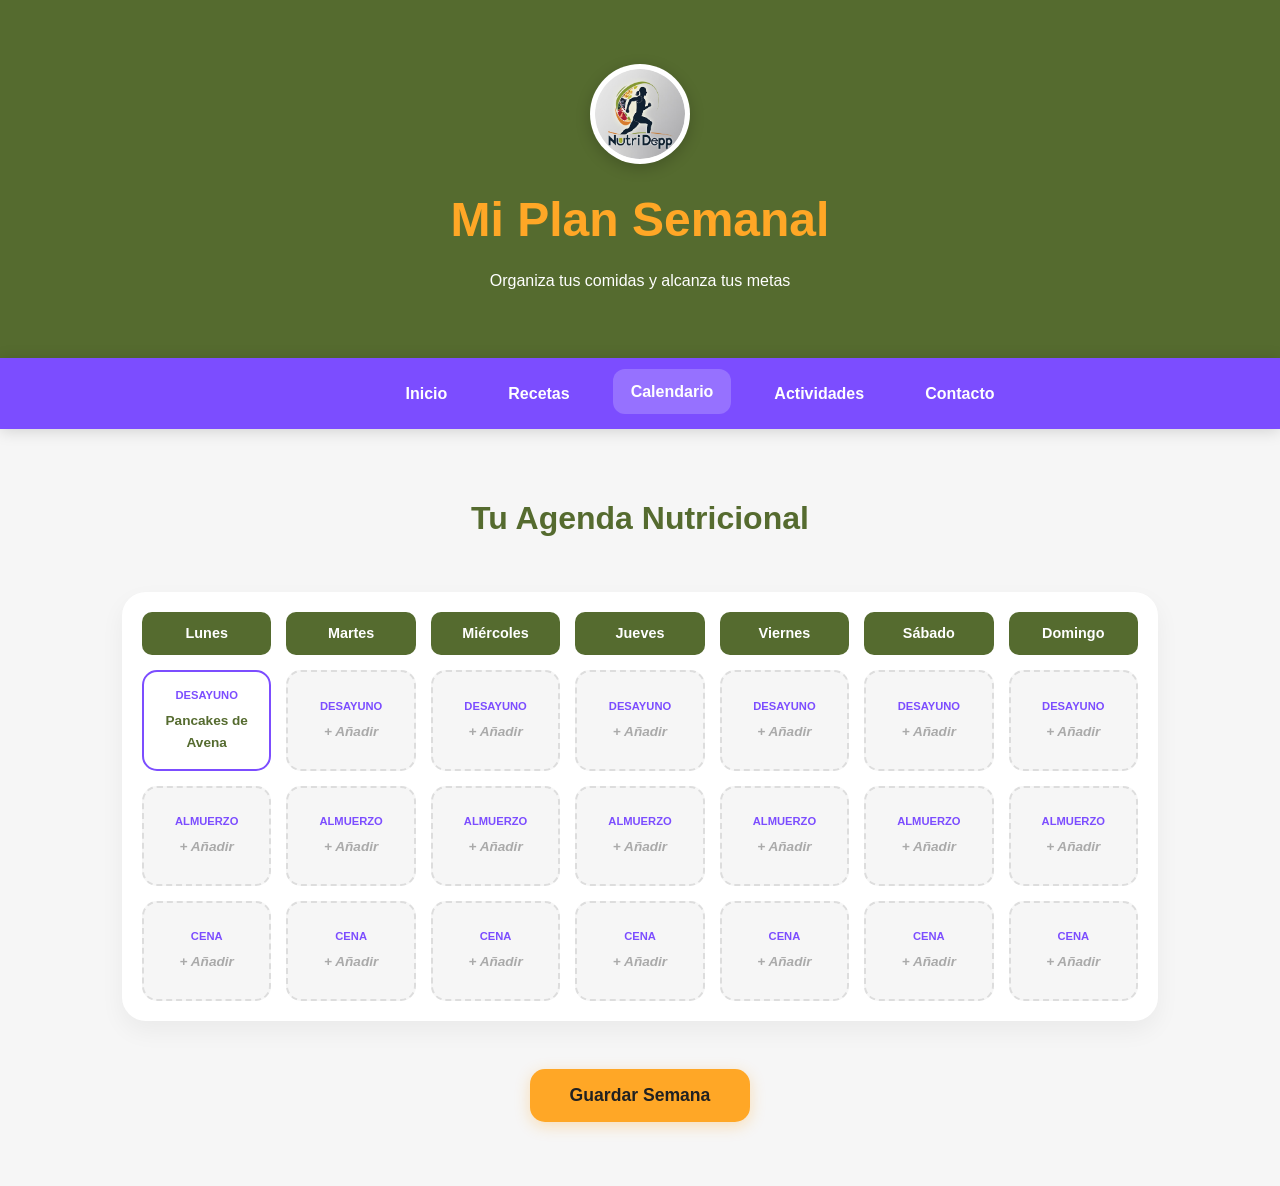
<file: calendario.html>
<!DOCTYPE html>
<html lang="es">

<head>
    <meta charset="UTF-8">
    <meta name="viewport" content="width=device-width, initial-scale=1.0">
    <title>Calendario Semanal - NutriDePP</title>
    <link rel="stylesheet" href="estilos.css">
    <link rel="stylesheet" href="https://cdnjs.cloudflare.com/ajax/libs/font-awesome/6.5.1/css/all.min.css">
</head>

<body>
    <header class="main-header">
        <div class="header-content">
            <img src="Assets/Logo 2 1.png" alt="Logo NutriDePP" class="logo-header">
            <h1>Mi Plan Semanal</h1>
            <p>Organiza tus comidas y alcanza tus metas</p>
        </div>
    </header>

    <nav class="main-nav">
        <div class="nav-links">
            <a href="index.html">Inicio</a>
            <a href="recetas.html">Recetas</a>
            <a href="calendario.html" class="active">Calendario</a>
            <a href="actividades.html">Actividades</a>
            <a href="contacto.html">Contacto</a>
        </div>
    </nav>

    <main class="container animacion-entrada">
        <h2 class="section-title">Tu Agenda Nutricional</h2>

        <div class="calendar-grid">
            <div class="day-header">Lunes</div>
            <div class="day-header">Martes</div>
            <div class="day-header">Miércoles</div>
            <div class="day-header">Jueves</div>
            <div class="day-header">Viernes</div>
            <div class="day-header">Sábado</div>
            <div class="day-header">Domingo</div>

            <div class="meal-slot" data-day="lunes">
                <span class="meal-label">Desayuno</span>
                <div class="meal-content">Pancakes de Avena</div>
            </div>
            <div class="meal-slot"><span class="meal-label">Desayuno</span>
                <div class="meal-content empty">+ Añadir</div>
            </div>
            <div class="meal-slot"><span class="meal-label">Desayuno</span>
                <div class="meal-content empty">+ Añadir</div>
            </div>
            <div class="meal-slot"><span class="meal-label">Desayuno</span>
                <div class="meal-content empty">+ Añadir</div>
            </div>
            <div class="meal-slot"><span class="meal-label">Desayuno</span>
                <div class="meal-content empty">+ Añadir</div>
            </div>
            <div class="meal-slot"><span class="meal-label">Desayuno</span>
                <div class="meal-content empty">+ Añadir</div>
            </div>
            <div class="meal-slot"><span class="meal-label">Desayuno</span>
                <div class="meal-content empty">+ Añadir</div>
            </div>

            <div class="meal-slot"><span class="meal-label">Almuerzo</span>
                <div class="meal-content empty">+ Añadir</div>
            </div>
            <div class="meal-slot"><span class="meal-label">Almuerzo</span>
                <div class="meal-content empty">+ Añadir</div>
            </div>
            <div class="meal-slot"><span class="meal-label">Almuerzo</span>
                <div class="meal-content empty">+ Añadir</div>
            </div>
            <div class="meal-slot"><span class="meal-label">Almuerzo</span>
                <div class="meal-content empty">+ Añadir</div>
            </div>
            <div class="meal-slot"><span class="meal-label">Almuerzo</span>
                <div class="meal-content empty">+ Añadir</div>
            </div>
            <div class="meal-slot"><span class="meal-label">Almuerzo</span>
                <div class="meal-content empty">+ Añadir</div>
            </div>
            <div class="meal-slot"><span class="meal-label">Almuerzo</span>
                <div class="meal-content empty">+ Añadir</div>
            </div>

            <div class="meal-slot"><span class="meal-label">Cena</span>
                <div class="meal-content empty">+ Añadir</div>
            </div>
            <div class="meal-slot"><span class="meal-label">Cena</span>
                <div class="meal-content empty">+ Añadir</div>
            </div>
            <div class="meal-slot"><span class="meal-label">Cena</span>
                <div class="meal-content empty">+ Añadir</div>
            </div>
            <div class="meal-slot"><span class="meal-label">Cena</span>
                <div class="meal-content empty">+ Añadir</div>
            </div>
            <div class="meal-slot"><span class="meal-label">Cena</span>
                <div class="meal-content empty">+ Añadir</div>
            </div>
            <div class="meal-slot"><span class="meal-label">Cena</span>
                <div class="meal-content empty">+ Añadir</div>
            </div>
            <div class="meal-slot"><span class="meal-label">Cena</span>
                <div class="meal-content empty">+ Añadir</div>
            </div>

        </div>

        <div style="margin-top: 3rem; text-align: center;">
            <button class="btn-login" style="max-width: 300px;" onclick="alert('¡Plan guardado!')">Guardar
                Semana</button>
        </div>
    </main>

    <div id="modalRecetas" class="modal-overlay">
        <div class="modal-card">
            <h3>Mis Favoritos <i class="fa-solid fa-heart" style="color: var(--rojo-fav);"></i></h3>
            <p>Selecciona una receta para tu plan</p>
            <div id="listaFavoritosSeleccion" class="modal-list"></div>
            <button onclick="cerrarModal()" class="btn-filtro" style="margin: 0 auto;">Cerrar</button>
        </div>
    </div>

    <script>
        // Tu lógica de JS se mantiene igual
        let slotSeleccionado = null;

        function abrirModal(elemento) {
            slotSeleccionado = elemento.querySelector('.meal-content');
            const modal = document.getElementById('modalRecetas');
            const lista = document.getElementById('listaFavoritosSeleccion');
            lista.innerHTML = "";

            // Opción para limpiar el slot si ya tiene contenido
            if (!slotSeleccionado.classList.contains('empty')) {
                let btnLimpiar = document.createElement('div');
                btnLimpiar.className = "modal-item";
                btnLimpiar.style.color = "var(--rojo)";
                btnLimpiar.innerHTML = `<i class="fa-solid fa-trash-can"></i> <strong>Quitar de la lista</strong>`;
                btnLimpiar.onclick = function () {
                    slotSeleccionado.innerText = "+ Añadir";
                    slotSeleccionado.classList.add('empty');
                    cerrarModal();
                };
                lista.appendChild(btnLimpiar);
                let hr = document.createElement('hr');
                hr.style.margin = "10px 0";
                hr.style.opacity = "0.2";
                lista.appendChild(hr);
            }

            let hayFavs = false;
            for (let i = 0; i < localStorage.length; i++) {
                let clave = localStorage.key(i);

                // Verificamos que sea una clave de favorito
                if (clave.startsWith('fav-')) {
                    hayFavs = true;

                    // OBTENEMOS EL NOMBRE REAL (Ej: "Pancakes de Avena")
                    let nombreReceta = localStorage.getItem(clave);

                    let item = document.createElement('div');
                    item.className = "modal-item";

                    // Mostramos el nombre real directamente
                    item.innerHTML = `<i class="fa-solid fa-utensils"></i> ${nombreReceta}`;

                    item.onclick = function () {
                        slotSeleccionado.innerText = nombreReceta;
                        slotSeleccionado.classList.remove('empty');
                        cerrarModal();
                    };
                    lista.appendChild(item);
                }
            }

            if (!hayFavs) {
                lista.innerHTML = "<p style='padding:20px; color:#666;'>No tienes favoritos aún.</p>";
            }

            modal.style.display = "flex";
        }
        function cerrarModal() {
            document.getElementById('modalRecetas').style.display = "none";
        }

        document.querySelectorAll('.meal-slot').forEach(slot => {
            slot.addEventListener('click', () => abrirModal(slot));
        });
    </script>
</body>

</html>
</file>
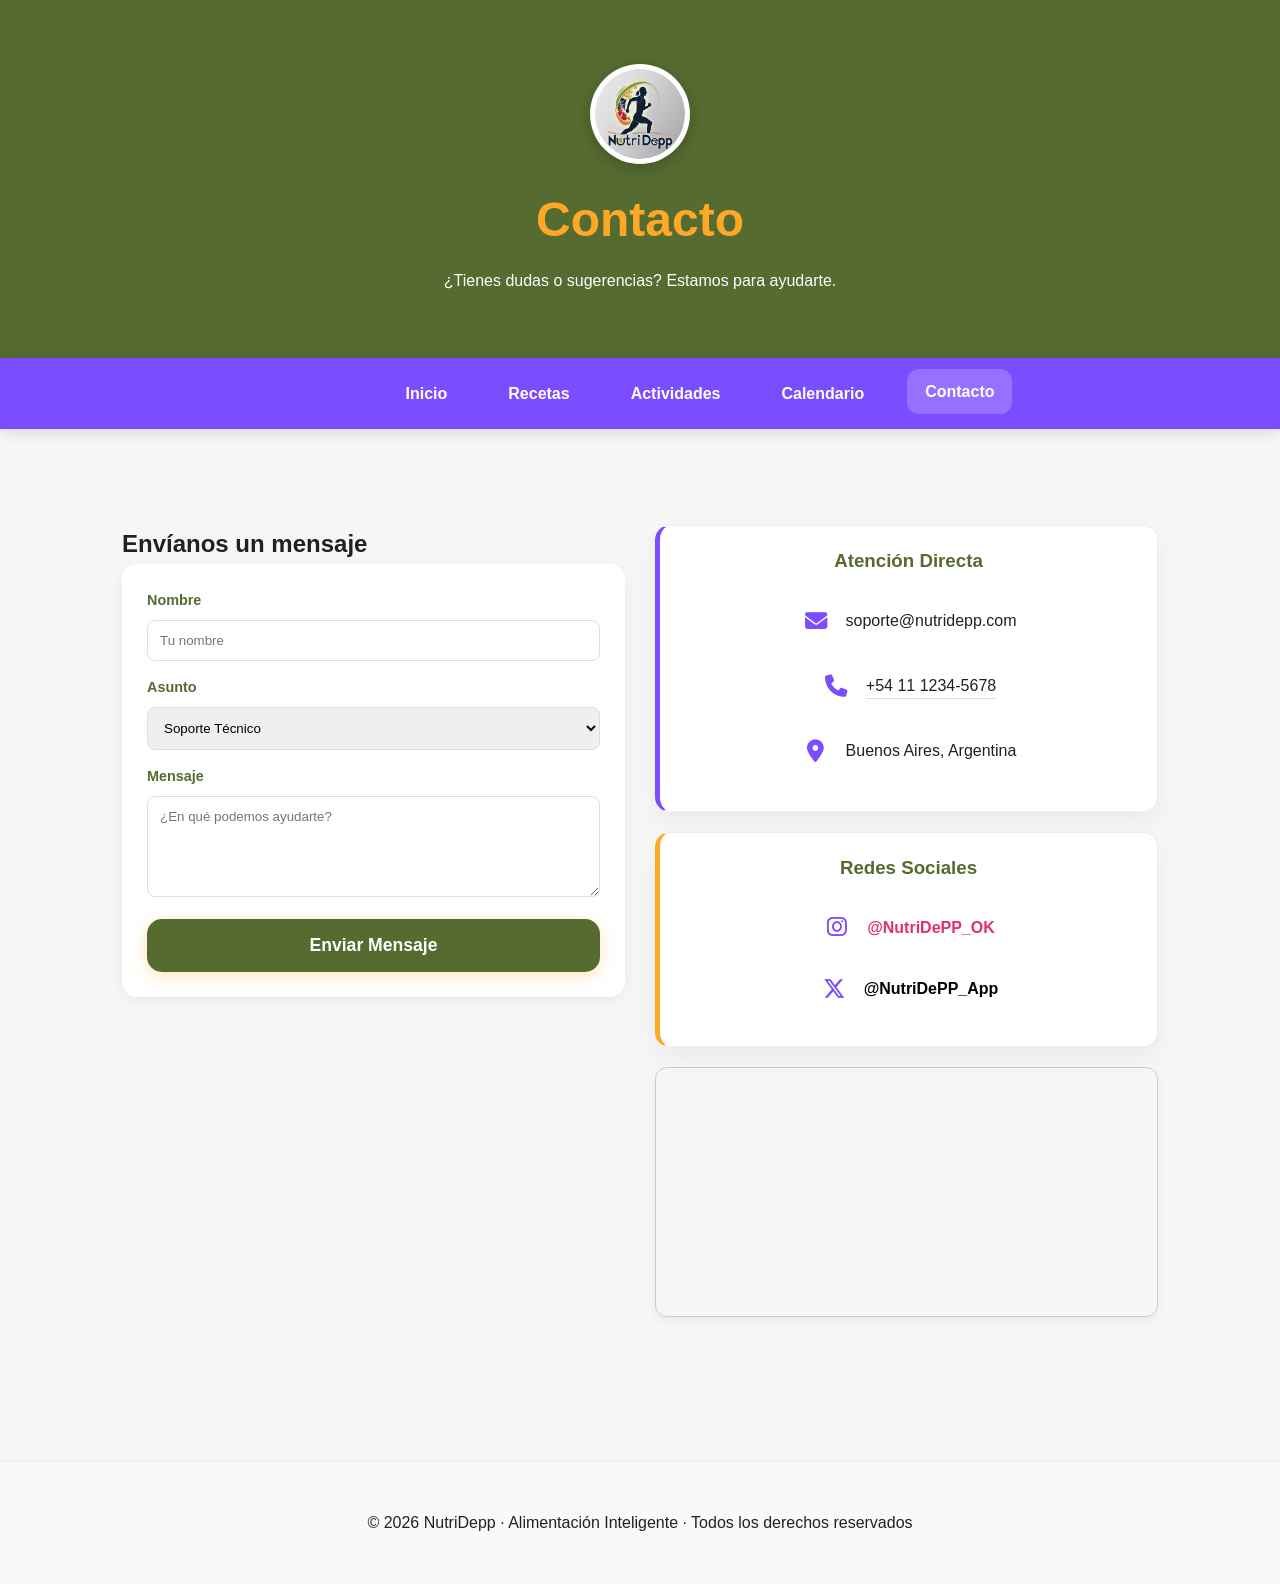
<file: contacto.html>
<!DOCTYPE html>
<html lang="es">

<head>
    <meta charset="UTF-8">
    <meta name="viewport" content="width=device-width, initial-scale=1.0">
    <title>Contacto - NutriDePP</title>
    <link rel="stylesheet" href="estilos.css">
    <link rel="stylesheet" href="https://cdnjs.cloudflare.com/ajax/libs/font-awesome/6.5.1/css/all.min.css">
</head>

<body>
    <header class="main-header">
        <div class="header-content">
            <img src="Assets/Logo 2 1.png" alt="Logo NutriDePP" class="logo-header">
            <h1>Contacto</h1>
            <p>¿Tienes dudas o sugerencias? Estamos para ayudarte.</p>
        </div>
    </header>

    <nav class="main-nav">
        <div class="nav-links">
            <a href="index.html">Inicio</a>
            <a href="recetas.html">Recetas</a>
            <a href="actividades.html">Actividades</a>
            <a href="calendario.html">Calendario</a>
            <a href="contacto.html" class="active">Contacto</a>
        </div>
    </nav>

    <main class="container animacion-entrada">
        <div class="features">
            <section style="flex: 1.5; min-width: 300px;">
                <h2>Envíanos un mensaje</h2>
                <form id="formContacto"
                    style="display: flex; flex-direction: column; gap: 15px; background: white; padding: 25px; border-radius: 15px; box-shadow: 0 4px 15px rgba(0,0,0,0.05);">
                    <div class="input-group">
                        <label for="nombre">Nombre</label>
                        <input type="text" id="nombre" placeholder="Tu nombre" required
                            style="width: 100%; padding: 12px; border: 1px solid #ddd; border-radius: 8px;">
                    </div>

                    <div class="input-group">
                        <label for="asunto">Asunto</label>
                        <select id="asunto"
                            style="width: 100%; padding: 12px; border: 1px solid #ddd; border-radius: 8px;">
                            <option value="soporte">Soporte Técnico</option>
                            <option value="nutricion">Consulta Nutricional</option>
                            <option value="feedback">Sugerencias</option>
                            <option value="otro">Otro</option>
                        </select>
                    </div>

                    <div class="input-group">
                        <label for="mensaje">Mensaje</label>
                        <textarea id="mensaje" rows="5" placeholder="¿En qué podemos ayudarte?" required
                            style="width: 100%; padding: 12px; border: 1px solid #ddd; border-radius: 8px; font-family: inherit;"></textarea>
                    </div>

                    <button type="submit" class="btn-login" style="background: #556B2F; color:#fff">Enviar Mensaje</button>
                </form>
            </section>

            <aside style="flex: 1; min-width: 250px; display: flex; flex-direction: column; gap: 20px;">
                <div class="feature info-directa"
                    style="text-align: center; background: #fff; border-left: 5px solid var(--violeta); padding: 20px; border-radius: 15px;">
                    <h3 style="margin-bottom: 20px; color: var(--verde-oliva);">Atención Directa</h3>

                    <a href="mailto:soporte@nutridepp.com" class="contacto-link">
                        <i class="fa-solid fa-envelope"></i>
                        <span>soporte@nutridepp.com</span>
                    </a>

                    <a href="tel:+541112345678" class="contacto-link">
                        <i class="fa-solid fa-phone"></i>
                        <span style="border-bottom: 1px solid #ddd;">+54 11 1234-5678</span>
                    </a>

                    <div class="contacto-link no-click">
                        <i class="fa-solid fa-location-dot"></i>
                        <span>Buenos Aires, Argentina</span>
                    </div>
                </div>

                <div class="feature"
                    style="text-align:center; background: #fff; border-left: 5px solid var(--naranja); padding: 20px; border-radius: 15px;">
                    <h3 style="margin-bottom: 20px; color: var(--verde-oliva);">Redes Sociales</h3>

                    <a href="https://instagram.com/tu_usuario" target="_blank" class="red-social-item"
                        style="color: #E1306C;">
                        <i class="fa-brands fa-instagram"></i>
                        <span>@NutriDePP_OK</span>
                    </a>

                    <a href="https://x.com/tu_usuario" target="_blank" class="red-social-item" style="color: #000;">
                        <i class="fa-brands fa-x-twitter"></i>
                        <span>@NutriDePP_App</span>
                    </a>
                </div>

                <div class="mapa-container"
                    style="width: 100%; height: 250px; border-radius: 12px; overflow: hidden; border: 1px solid #ccc; box-shadow: 0 4px 10px rgba(0,0,0,0.05);">
                    <iframe
                        src="https://www.google.com/maps/embed?pb=!1m18!1m12!1m3!1d105073.23944368553!2d-58.50333838421445!3d-34.61582376669866!2m3!1f0!2f0!3f0!3m2!1i1024!2i768!4f13.1!3m3!1m2!1s0x95bcca3b4ef90cbd%3A0xa0b381a45b72120!2sBuenos%20Aires%2C%20CABA!5e0!3m2!1ses-419!2sar!4v1710000000000!5m2!1ses-419!2sar"
                        width="100%" height="100%" style="border:0;" allowfullscreen="" loading="lazy"
                        referrerpolicy="no-referrer-when-downgrade">
                    </iframe>
                </div>
        </div>
        </aside>
        </div>
    </main>

    <footer class="main-footer">
        <p>&copy; 2026 NutriDepp · Alimentación Inteligente · Todos los derechos reservados</p>
    </footer>


    <script>
        document.getElementById('formContacto').addEventListener('submit', function (e) {
            e.preventDefault();

            const nombre = document.getElementById('nombre').value;

            // Simulación de envío
            alert(`¡Gracias ${nombre}! Hemos recibido tu mensaje. Te responderemos a la brevedad.`);

            this.reset();
        });
    </script>
</body>

</html>
</file>
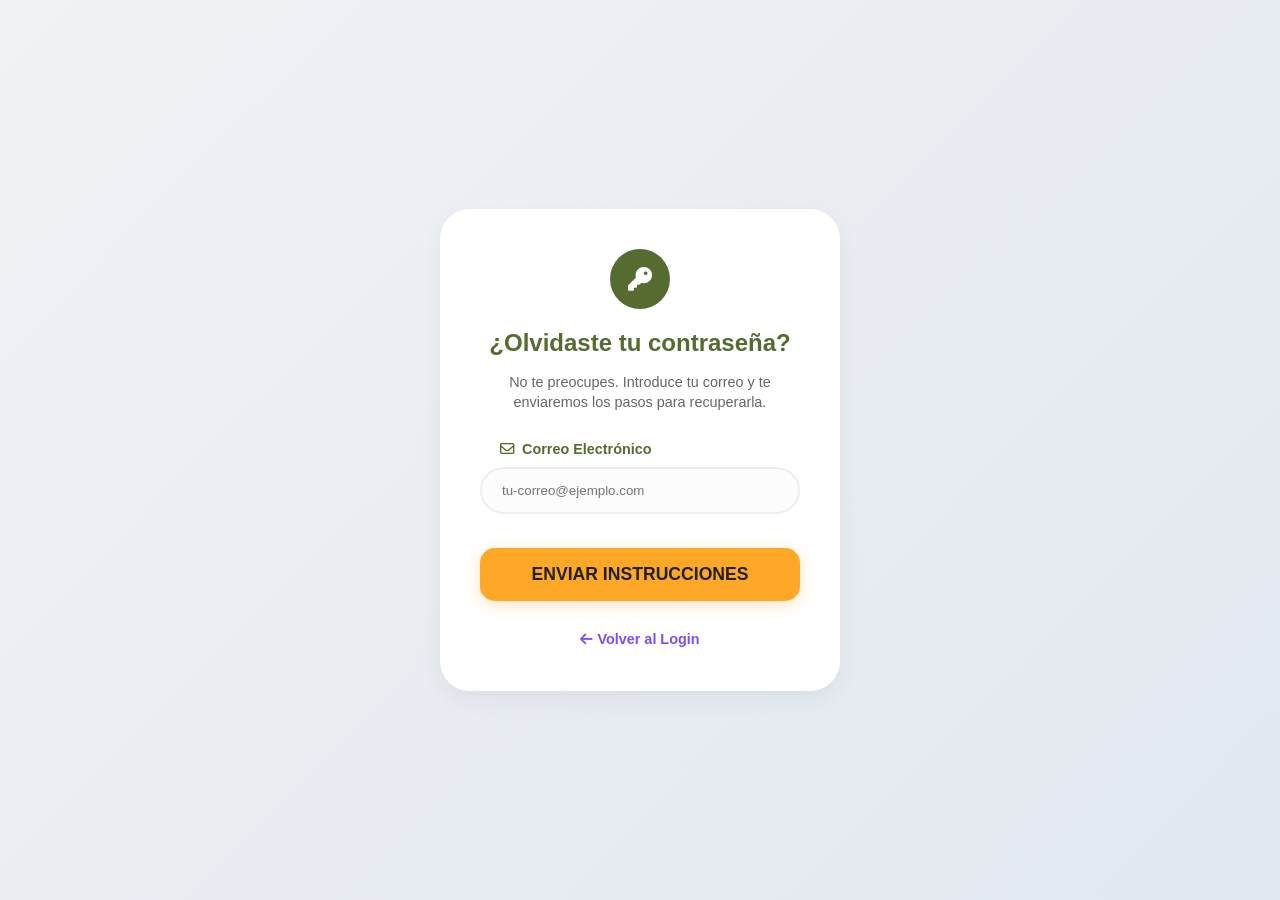
<file: contraseña.html>
<!DOCTYPE html>
<html lang="es">
<head>
    <meta charset="UTF-8">
    <meta name="viewport" content="width=device-width, initial-scale=1.0">
    <title>Recuperar Contraseña - NutriDePP</title>
    <link rel="stylesheet" href="estilos.css">
    <link rel="stylesheet" href="https://cdnjs.cloudflare.com/ajax/libs/font-awesome/6.5.1/css/all.min.css">
    <style>
    :root {
        --verde-oliva: #556B2F; --naranja: #FFA726; --gris-fondo: #F6F6F6;
    }

    body { font-family: 'Segoe UI', sans-serif; background: var(--gris-fondo); display: flex; justify-content: center; align-items: center; min-height: 100vh; margin: 0; }

    .recovery-card {
        background: white; padding: 2.5rem; border-radius: 30px;
        box-shadow: 0 10px 25px rgba(0,0,0,0.05); width: 100%; max-width: 400px; text-align: center;
    }

    .recovery-header i { font-size: 3rem; color: var(--naranja); margin-bottom: 1rem; }

    .input-group { text-align: left; margin: 1.5rem 0; }
    
    .input-group label {
    display: flex;
    align-items: center;
    gap: 8px;
    font-weight: bold;
    color: var(--verde-oliva);
    
    /* CAMBIOS AQUÍ */
    margin-left: 20px;   /* Aumentamos un poco para que rime con el padding del input */
    margin-bottom: 6px;  /* Un poco más de aire con el input */
    justify-content: flex-start; /* Asegura alineación al inicio */
}

.input-group input {
    width: 100%;
    padding: 14px 20px; /* El padding de 20px debe coincidir con el margin del label */
    margin-top: 0;
    border: 2px solid #eee;
    border-radius: 50px;
    background-color: #fcfcfc;
    transition: all 0.3s ease;
}

    .btn-recovery {
        background: var(--verde-oliva); color: white; width: 100%;
        padding: 15px; border: none; border-radius: 50px;
        font-weight: bold; cursor: pointer;
    }
</style>
</head>
<body style="display: flex; align-items: center; justify-content: center; min-height: 100vh; background: linear-gradient(135deg, #f0f2f5 0%, #e2e8f0 100%); margin: 0;">

    <div class="login-card animacion-entrada">
        <header style="background: transparent; padding: 0; text-align: center; margin-bottom: 25px;">
            <div style="background: #556B2F; width: 60px; height: 60px; border-radius: 50%; display: flex; align-items: center; justify-content: center; margin: 0 auto 15px;">
                <i class="fa-solid fa-key" style="color: white; font-size: 1.5rem;"></i>
            </div>
            <h2 style="color: #556B2F; margin-bottom: 10px;">¿Olvidaste tu contraseña?</h2>
            <p style="color: #666; font-size: 0.9rem; line-height: 1.4; padding: 0 10px;">
                No te preocupes. Introduce tu correo y te enviaremos los pasos para recuperarla.
            </p>
        </header>

        <form id="formRecuperar">
            <div class="input-group">
                <label for="email"><i class="fa-regular fa-envelope"></i> Correo Electrónico</label>
                <input type="email" id="email" placeholder="tu-correo@ejemplo.com" required>
            </div>

            <button type="submit" class="btn-login" style="width: 100%; margin-top: 10px;">
                ENVIAR INSTRUCCIONES
            </button>
        </form>

        <div class="login-footer" style="text-align: center; margin-top: 25px;">
            <a href="login.html" style="color: #7C4DFF; text-decoration: none; font-weight: bold; font-size: 0.9rem;">
                <i class="fa-solid fa-arrow-left"></i> Volver al Login
            </a>
        </div>
    </div>

    <script>
        document.getElementById('formRecuperar').addEventListener('submit', (e) => {
            e.preventDefault();
            const email = document.getElementById('email').value;
            // Aquí iría la lógica de envío
            alert('Si el correo existe en nuestra base, recibirás las instrucciones en breve.');
            window.location.href = 'login.html';
        });
    </script>
</body>
</html>
</file>
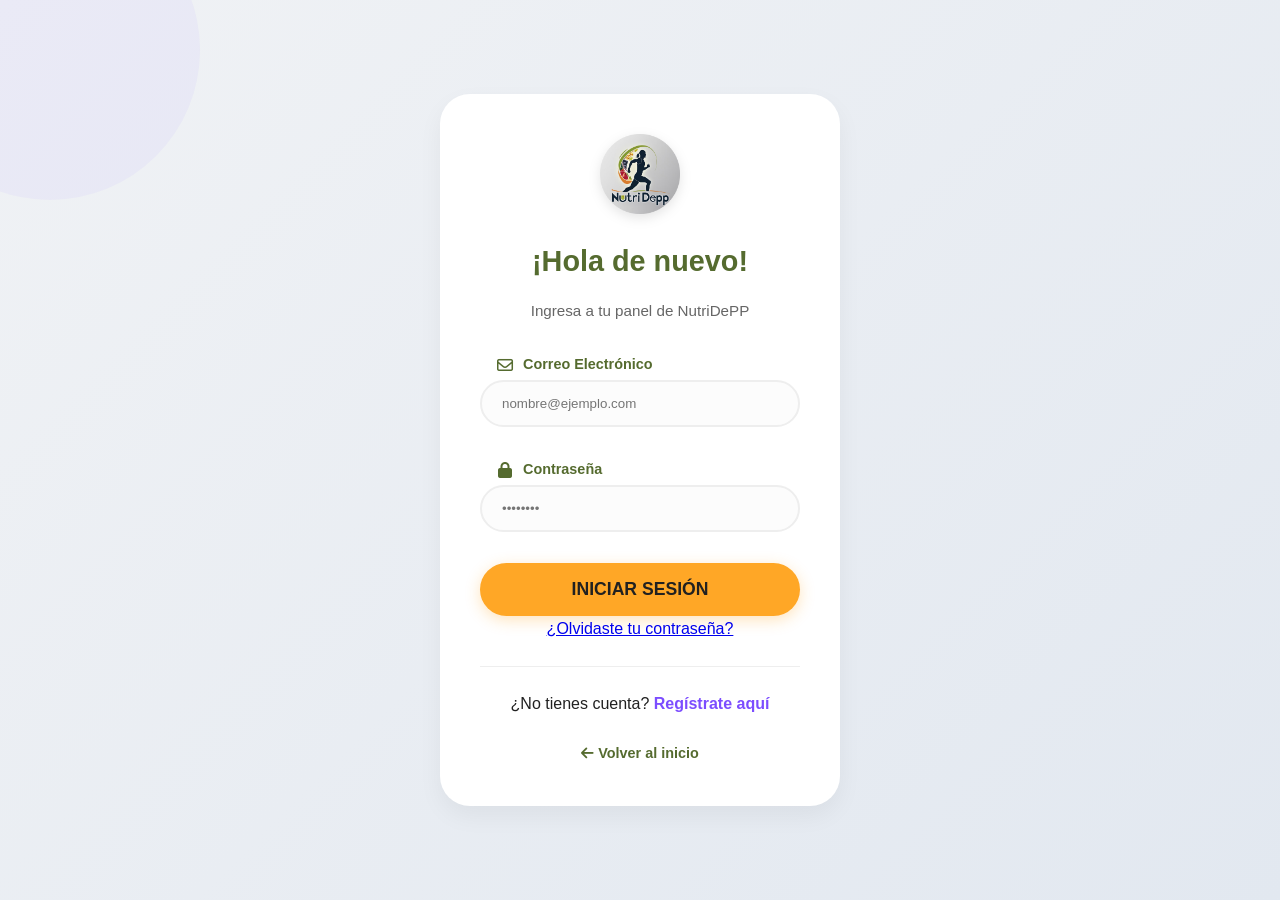
<file: login.html>
<!DOCTYPE html>
<html lang="es">

<head>
    <meta charset="UTF-8">
    <meta name="viewport" content="width=device-width, initial-scale=1.0">
    <title>Login - NutriDePP</title>
    <link rel="stylesheet" href="estilos.css">
    <link rel="stylesheet" href="https://cdnjs.cloudflare.com/ajax/libs/font-awesome/6.5.1/css/all.min.css">
    <style>
        :root {
            --verde-oliva: #556B2F;
            --violeta: #7C4DFF;
            --naranja: #FFA726;
            --gris-fondo: #F6F6F6;
            --texto-oscuro: #212121;
            --blanco: #ffffff;
            --sombra: 0 10px 25px rgba(0, 0, 0, 0.05);
        }

        body {
            font-family: 'Segoe UI', sans-serif;
            background: var(--gris-fondo);
            display: flex;
            justify-content: center;
            align-items: center;
            min-height: 100vh;
            margin: 0;
        }

        .login-card {
            background: var(--blanco);
            padding: 2.5rem;
            border-radius: 30px;
            box-shadow: var(--sombra);
            width: 100%;
            max-width: 400px;
            text-align: center;
            animation: fadeIn 0.8s ease-out;
        }

        .login-logo {
            height: 80px;
            margin-bottom: 1rem;
            filter: drop-shadow(0 4px 6px rgba(0, 0, 0, 0.1));
        }

        .login-header h2 {
            color: var(--verde-oliva);
            margin-bottom: 1rem;
        }

        .input-group {
            text-align: left;
            margin-bottom: 1.2rem;
        }

        /* Reducimos el margen inferior del label y el superior del input */
        .input-group label {
            display: flex;
            align-items: center;
            gap: 8px;
            font-weight: bold;
            color: var(--verde-oliva);
            margin-left: 15px;
            margin-bottom: 4px;
            /* Antes estaba en 8px o más, esto lo acerca */
        }

        .input-group input {
            width: 100%;
            padding: 14px 20px;
            margin-top: 0;
            /* Eliminamos cualquier margen superior que empuje el input hacia abajo */
            margin-bottom: 15px;
            /* Espacio con el siguiente grupo */
            border: 2px solid #eee;
            border-radius: 50px;
            background-color: #fcfcfc;
            transition: all 0.3s ease;
        }

        /* Si usas iconos dentro del label, asegúrate de que no tengan padding extra */
        .input-group label i {
            font-size: 1rem;
            padding: 0 !important;
            margin: 0;
        }

        .input-group input:focus {
            outline: none;
            border-color: var(--naranja);
            box-shadow: 0 0 10px rgba(255, 167, 38, 0.2);
        }

        .btn-login {
            background: var(--naranja);
            color: var(--texto-oscuro);
            width: 100%;
            padding: 16px;
            border: none;
            border-radius: 50px;
            font-weight: bold;
            cursor: pointer;
            transition: all 0.3s ease;
            box-shadow: 0 4px 15px rgba(255, 167, 38, 0.3);
        }

        .btn-login:hover {
            transform: translateY(-2px);
            background: #fb8c00;
        }

        .divider {
            border: 0;
            border-top: 1px solid #eee;
            margin: 1.5rem 0;
        }

        .link-register {
            color: var(--violeta);
            font-weight: bold;
            text-decoration: none;
        }

        .back-home a {
            color: var(--verde-oliva);
            text-decoration: none;
            font-size: 0.9rem;
            font-weight: 600;
        }

        @keyframes fadeIn {
            from {
                opacity: 0;
                transform: translateY(20px);
            }

            to {
                opacity: 1;
                transform: translateY(0);
            }
        }

        /* --- AJUSTE DE ESPACIADOS --- */

        .login-header p {
            color: #666;
            font-size: 0.95rem;
            /* Añadimos aire abajo para que no toque la primera label */
            margin-bottom: 2rem;
            line-height: 1.4;
        }

        .input-group {
            text-align: left;
            /* Espacio entre cada par label-input */
            margin-bottom: 1rem;
        }

        .input-group label {
            display: flex;
            align-items: center;
            gap: 8px;
            font-weight: bold;
            color: var(--verde-oliva);
            margin-left: 15px;
            /* Pegamos la label a su propio input */
            margin-bottom: 4px;
        }

        .input-group input {
            width: 100%;
            padding: 14px 20px;
            /* Eliminamos márgenes superiores que puedan desalinear */
            margin-top: 0;
            border: 2px solid #eee;
            border-radius: 50px;
            background-color: #fcfcfc;
            transition: all 0.3s ease;
        }

        /* Alineación de iconos en labels para evitar saltos de línea */
        .input-group label i {
            font-size: 1rem;
            width: 20px;
            text-align: center;
        }
    </style>
</head>

<body
    style="display: flex; align-items: center; justify-content: center; min-height: 100vh; background: linear-gradient(135deg, #f0f2f5 0%, #e2e8f0 100%); margin: 0;">

    <div
        style="position: absolute; width: 300px; height: 300px; background: rgba(124, 77, 255, 0.05); border-radius: 50%; top: -100px; left: -100px; z-index: 0;">
    </div>

    <div class="login-card animacion-entrada">
        <header class="login-header">
            <img src="Assets/Logo 2 1.png" alt="Logo" class="login-logo">
            <h2>¡Hola de nuevo!</h2>
            <p>Ingresa a tu panel de NutriDePP</p>
        </header>

        <form id="loginForm">
            <div class="input-group">
                <label for="email"><i class="fa-regular fa-envelope"></i> Correo Electrónico</label>
                <input type="email" id="email" placeholder="nombre@ejemplo.com" required>
            </div>

            <div class="input-group">
                <label for="password"><i class="fa-solid fa-lock"></i> Contraseña</label>
                <input type="password" id="password" placeholder="••••••••" required>
            </div>

            <button type="submit" class="btn-login">
                INICIAR SESIÓN
            </button>
        </form>

        <div class="login-footer">
            <a href="contraseña.html" class="link-forgot">¿Olvidaste tu contraseña?</a>
            <hr class="divider">
            <p>¿No tienes cuenta? <a href="registro.html" class="link-register">Regístrate aquí</a></p>
                   
            <div class="back-home">
                <a href="index.html"><i class="fa-solid fa-arrow-left"></i> Volver al inicio</a>
            </div>
        </div>
    </div>

    <script src="script.js"></script>
</body>

</html>
</file>
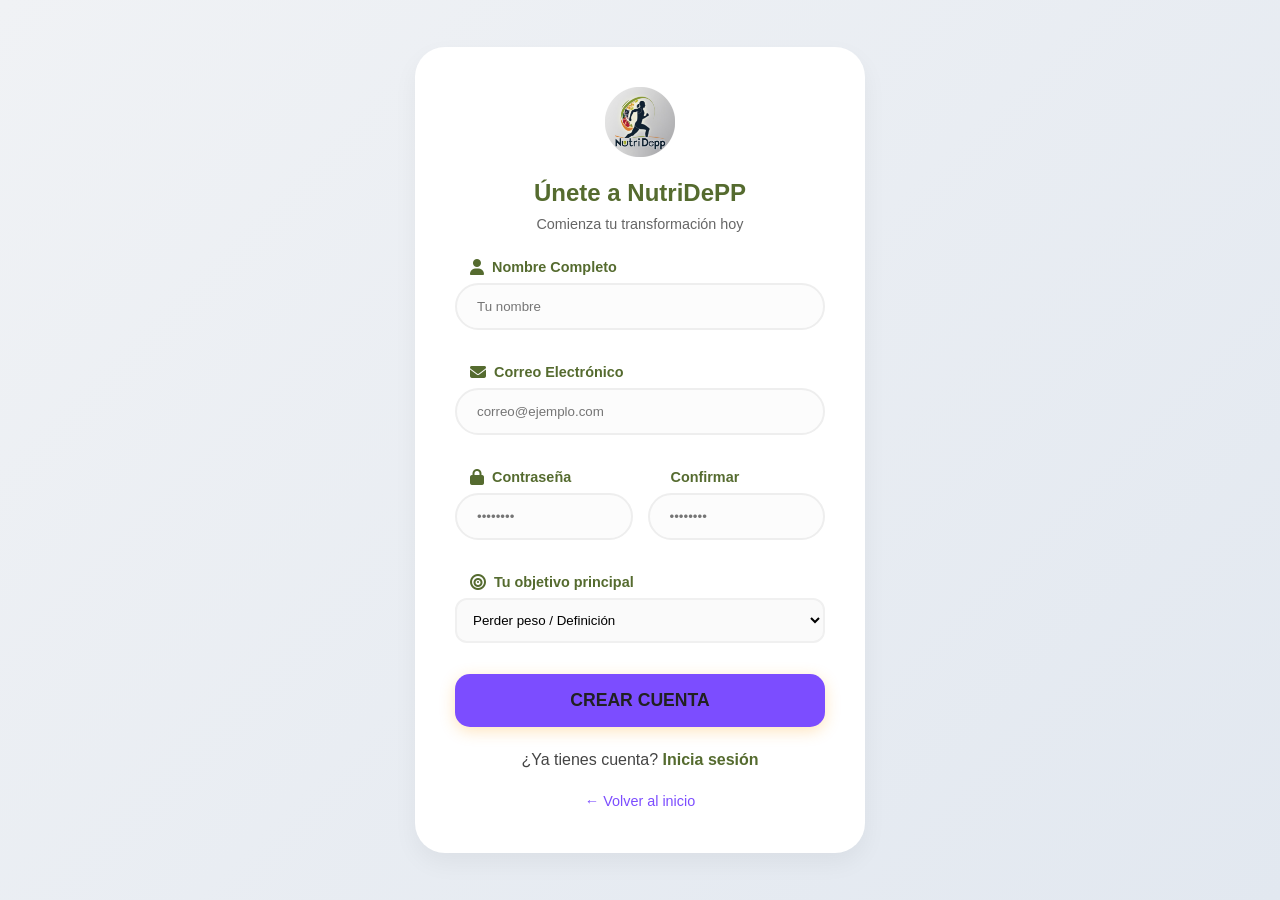
<file: registro.html>
<!DOCTYPE html>
<html lang="es">
<head>
    <meta charset="UTF-8">
    <meta name="viewport" content="width=device-width, initial-scale=1.0">
    <title>Registro - NutriDePP</title>
    <link rel="stylesheet" href="estilos.css">
    <link rel="stylesheet" href="https://cdnjs.cloudflare.com/ajax/libs/font-awesome/6.5.1/css/all.min.css">
    <style>
    /* Reutiliza las variables y base del login */
    :root {
        --verde-oliva: #556B2F; --violeta: #7C4DFF; --naranja: #FFA726;
        --gris-fondo: #F6F6F6; --blanco: #ffffff; --sombra: 0 10px 25px rgba(0,0,0,0.05);
    }

    body { font-family: 'Segoe UI', sans-serif; background: var(--gris-fondo); display: flex; justify-content: center; align-items: center; min-height: 100vh; margin: 0; }

    .register-card {
        background: var(--blanco); padding: 2.5rem; border-radius: 30px;
        box-shadow: var(--sombra); width: 100%; max-width: 500px; text-align: center;
    }

    .input-group { text-align: left; margin-bottom: 1rem; }
   /* Reducimos el margen inferior del label y el superior del input */
.input-group label {
    display: flex;
    align-items: center;
    gap: 8px;
    font-weight: bold;
    color: var(--verde-oliva);
    margin-left: 15px;
    margin-bottom: 4px; /* Antes estaba en 8px o más, esto lo acerca */
}

.input-group input {
    width: 100%;
    padding: 14px 20px;
    margin-top: 0; /* Eliminamos cualquier margen superior que empuje el input hacia abajo */
    margin-bottom: 15px; /* Espacio con el siguiente grupo */
    border: 2px solid #eee;
    border-radius: 50px;
    background-color: #fcfcfc;
    transition: all 0.3s ease;
}

/* Si usas iconos dentro del label, asegúrate de que no tengan padding extra */
.input-group label i {
    font-size: 1rem;
    padding: 0 !important;
    margin: 0;
}

    .input-group input:focus { border-color: var(--violeta); outline: none; }

    .btn-register {
        background: var(--violeta); color: white; width: 100%;
        padding: 15px; border: none; border-radius: 50px;
        font-weight: bold; cursor: pointer; transition: 0.3s;
    }

    .btn-register:hover { background: #6a3de8; transform: translateY(-2px); }
</style>
</head>
<body style="display: flex; align-items: center; justify-content: center; min-height: 100vh; background: linear-gradient(135deg, #f0f2f5 0%, #e2e8f0 100%); margin: 0; padding: 20px 0;">

    <div class="login-card animacion-entrada" style="max-width: 450px;">
        <header style="background: transparent; text-align: center; margin-bottom: 20px;">
            <img src="Assets/Logo 2 1.png" alt="Logo" style="height: 70px; margin-bottom: 10px;">
            <h2 style="color: #556B2F; margin: 0;">Únete a NutriDePP</h2>
            <p style="color: #666; font-size: 0.9rem;">Comienza tu transformación hoy</p>
        </header>

        <form id="registroForm">
            <div class="input-group">
                <label for="nombre"><i class="fa-solid fa-user"></i> Nombre Completo</label>
                <input type="text" id="nombre" placeholder="Tu nombre" required>
            </div>

            <div class="input-group">
                <label for="email"><i class="fa-solid fa-envelope"></i> Correo Electrónico</label>
                <input type="email" id="email" placeholder="correo@ejemplo.com" required>
            </div>

            <div style="display: flex; gap: 15px; flex-wrap: wrap;">
                <div class="input-group" style="flex: 1; min-width: 160px;">
                    <label for="password"><i class="fa-solid fa-lock"></i> Contraseña</label>
                    <input type="password" id="password" placeholder="••••••••" required>
                </div>
                <div class="input-group" style="flex: 1; min-width: 160px;">
                    <label for="confirm"><i class="fa-solid fa-shield-check"></i> Confirmar</label>
                    <input type="password" id="confirm" placeholder="••••••••" required>
                </div>
            </div>

            <div class="input-group">
                <label for="objetivo"><i class="fa-solid fa-bullseye"></i> Tu objetivo principal</label>
                <select id="objetivo" style="width: 100%; padding: 12px; border: 2px solid #f0f0f0; border-radius: 12px; background: #fafafa; font-family: inherit;">
                    <option value="perder">Perder peso / Definición</option>
                    <option value="mantener">Mantener peso saludable</option>
                    <option value="ganar">Ganar masa muscular</option>
                    <option value="rendimiento">Rendimiento deportivo</option>
                </select>
            </div>

            <button type="submit" class="btn-login" style="width: 100%; margin-top: 15px; background: #7C4DFF;">
                CREAR CUENTA
            </button>
        </form>

        <div class="login-footer" style="text-align: center; margin-top: 20px;">
            <p style="color: #444;">¿Ya tienes cuenta? <a href="login.html" style="color: #556B2F; font-weight: bold; text-decoration: none;">Inicia sesión</a></p>
            <div style="margin-top: 15px;">
                <a href="index.html" style="color: #7C4DFF; text-decoration: none; font-size: 0.9rem;">← Volver al inicio</a>
            </div>
        </div>
    </div>
<script>
    document.getElementById('registroForm').addEventListener('submit', (e) => {
        e.preventDefault();
        
        // Captura de valores
        const email = document.getElementById('email').value;
        const pass = document.getElementById('password').value;
        const confirm = document.getElementById('confirm').value;

        // Validación de coincidencia
        if (pass !== confirm) {
            alert('Las contraseñas no coinciden.');
            return;
        }

        // Creación del objeto usuario
        const usuario = {
            nombre: document.getElementById('nombre').value,
            email: email,
            password: pass,
            objetivo: document.getElementById('objetivo').value
        };

        // Guardado en localStorage (esto es lo que lee el login)
        localStorage.setItem('usuarioRegistrado', JSON.stringify(usuario));
        
        alert('¡Cuenta creada con éxito! Ahora puedes iniciar sesión.');
        
        // Redirección automática al login
        window.location.href = 'login.html';
    });
</script>
</body>
</html>
</file>
<file: estilos.css>
/* --- 1. VARIABLES Y BASE --- */
:root {
    --verde-oliva: #556B2F;
    --violeta: #7C4DFF;
    --naranja: #FFA726;
    --gris-fondo: #F6F6F6;
    --texto-oscuro: #212121;
    --blanco: #ffffff;
    --rojo: #d32f2f;
    --rojo-fav: #FF5252;
    --sombra: 0 10px 25px rgba(0,0,0,0.05);
}

* {
    margin: 0;
    padding: 0;
    box-sizing: border-box;
}

body {
    font-family: 'Segoe UI', Roboto, Helvetica, Arial, sans-serif;
    background: var(--gris-fondo);
    color: var(--texto-oscuro);
    line-height: 1.6;
    overflow-x: hidden;
}

/* --- 2. HEADER Y LOGO --- */
.main-header {
    background: var(--verde-oliva);
    color: var(--blanco);
    padding: 4rem 1rem;
    text-align: center;
}

.header-content h1 {
    color: var(--naranja);
    margin: 10px 0;
    font-size: 3rem;
    font-weight: 800;
}

.logo-header {
    height: 100px;
    border-radius: 50%;
    background: white;
    padding: 5px;
    box-shadow: 0 4px 15px rgba(0,0,0,0.2);
}

/* --- 3. NAVEGACIÓN --- */
.main-nav {
    background: var(--violeta);
    padding: 0.8rem 5%;
    display: flex;
    justify-content: space-between; 
    align-items: center;
    position: sticky;
    top: 0;
    z-index: 1000;
    box-shadow: 0 2px 15px rgba(0,0,0,0.15);
}

.nav-links {
    display: flex;
    gap: 25px;
    flex: 1; /* Ocupa el espacio disponible */
    justify-content: center; /* Centra los enlaces internos */
    margin-left: 120px; /* Compensa el ancho del bloque de login para centrar mejor */
}

.nav-auth {
    display: flex;
    gap: 15px; /* Espacio entre Login y Salir */
    justify-content: flex-end;
}

.main-nav a {
    color: var(--blanco);
    text-decoration: none;
    font-weight: bold;
    padding: 10px 18px;
    border-radius: 12px;
    transition: all 0.3s ease;
}

.main-nav a:hover, .main-nav a.active {
    background: rgba(255, 255, 255, 0.2);
    transform: translateY(-2px);
}

.btn-auth-outline {
    border: 1px solid rgba(255,255,255,0.5);
}

.btn-salir {
    background: var(--rojo) !important;
}

/* --- 4. CONTENEDORES Y SECCIONES --- */
.container {
    max-width: 1100px;
    margin: 2rem auto;
    padding: 2rem;
}

.section-title {
    text-align: center;
    margin-bottom: 3rem;
    color: var(--verde-oliva);
    font-size: 2rem;
}

/* --- 5. TARJETAS (FEATURES) Y BOTONES PÍLDORA --- */
.features {
    display: grid;
    grid-template-columns: repeat(auto-fit, minmax(300px, 1fr));
    gap: 30px;
    margin: 2rem 0;
}

.feature, .receta-card {
    background: var(--blanco);
    padding: 3rem 2rem;
    border-radius: 24px;
    text-align: center;
    box-shadow: var(--sombra);
    transition: all 0.3s ease;
    display: flex;
    flex-direction: column;
    align-items: center;
    border: 1px solid #eee;
    position: relative; /* Para el posicionamiento del corazón en recetas */
}

.feature:hover, .receta-card:hover {
    transform: translateY(-10px);
    box-shadow: 0 15px 35px rgba(124, 77, 255, 0.15);
    border-color: var(--violeta);
}

.feature i, .receta-card i:not(.fa-heart) {
    font-size: 3.5rem;
    color: var(--violeta);
    margin-bottom: 1.5rem;
}

.feature h3, .receta-card h3 {
    margin-bottom: 1rem;
    color: var(--verde-oliva);
}

.feature p, .receta-card p {
    color: #666;
    margin-bottom: 2rem;
}

.feature-btn {
    display: inline-block;
    padding: 12px 35px;
    border-radius: 50px;
    text-decoration: none;
    font-weight: bold;
    font-size: 1rem;
    transition: all 0.3s ease;
    margin-top: auto;
}

.btn-violeta {
    background: var(--violeta);
    color: white;
}

.btn-violeta:hover {
    background: #6a3de8;
    box-shadow: 0 5px 15px rgba(124, 77, 255, 0.4);
}

/* --- 6. BUSCADOR Y FILTROS (RECETAS) --- */
#buscador-section {
    text-align: center;
    margin-bottom: 40px;
}

.search-container {
    margin-bottom: 25px;
    display: flex;
    justify-content: center;
}

#inputBuscador {
    width: 100%;
    max-width: 600px;
    padding: 15px 25px;
    border-radius: 30px;
    border: 2px solid var(--verde-oliva);
    font-size: 1rem;
    background-color: var(--blanco);
    transition: all 0.3s ease;
}

#inputBuscador:focus {
    outline: none;
    border-color: var(--violeta);
    box-shadow: 0 0 12px rgba(124, 77, 255, 0.15);
}

.filter-buttons {
    display: flex;
    justify-content: center;
    gap: 12px;
    flex-wrap: wrap;
}

.btn-filtro {
    background: var(--blanco);
    border: 2px solid var(--violeta);
    color: var(--violeta);
    padding: 10px 22px;
    border-radius: 25px;
    cursor: pointer;
    font-weight: bold;
    transition: all 0.3s ease;
    display: flex;
    align-items: center;
    gap: 8px;
}

.active-filtro {
    background: var(--violeta) !important;
    color: var(--blanco) !important;
    box-shadow: 0 4px 12px rgba(124, 77, 255, 0.3);
}

/* --- 7. SISTEMA DE FAVORITOS (CORREGIDO) --- */
.btn-fav {
    background: var(--blanco);
    border: none;
    width: 45px;
    height: 45px;
    border-radius: 50%;
    box-shadow: 0 4px 10px rgba(0,0,0,0.1);
    cursor: pointer;
    
    /* Centrado absoluto */
    display: flex;
    align-items: center;      /* Centrado vertical */
    justify-content: center;   /* Centrado horizontal */
    
    transition: all 0.3s cubic-bezier(0.175, 0.885, 0.32, 1.275);
    z-index: 5;
    padding: 0;               /* Elimina paddings que puedan desplazar el icono */
    line-height: 1;           /* Evita alturas de línea heredadas */
}

.btn-fav i {
    color: #ddd;
    font-size: 1.4rem;
    display: block;           /* Elimina el comportamiento de línea del icono */
    margin: 0;                /* Asegura que no haya márgenes internos */
    width: auto;
    height: auto;
}

.btn-fav.active i {
    color: var(--rojo-fav) !important;
}

/* En RECETAS: Botón flotante */
.receta-card .btn-fav {
    position: absolute;
    top: 15px;
    right: 15px;
    margin: 0;
}


/* Estilo para las etiquetas de las recetas */
.tag {
    background: var(--gris-fondo);
    color: var(--verde-oliva);
    padding: 5px 15px;
    border-radius: 10px;
    font-size: 0.85rem;
    font-weight: bold;
    margin-top: 10px;
}

/* --- 8. DESCARGA APP --- */
.download-section {
    background: white;
    border-radius: 30px;
    padding: 4rem 2rem;
    margin-top: 4rem;
    box-shadow: var(--sombra);
}

.download-content {
    display: flex;
    align-items: center;
    gap: 50px;
    flex-wrap: wrap;
    justify-content: center;
}

.app-buttons {
    display: flex;
    flex-direction: column;
    gap: 15px;
    margin-top: 20px;
}

.btn-store {
    background: #000;
    color: white;
    padding: 12px 25px;
    border-radius: 12px;
    text-decoration: none;
    display: flex;
    align-items: center;
    gap: 15px;
    width: fit-content;
}

.qr-container {
    text-align: center;
    padding: 20px;
    border: 2px dashed var(--violeta);
    border-radius: 20px;
}

/* --- 9. CONTACTO CTA (INDEX) --- */
#contacto-cta {
    text-align: center;
    padding: 80px 20px;
    background: var(--blanco);
    border-radius: 30px;
    margin-top: 4rem;
    box-shadow: var(--sombra);
}

#contacto-cta h2 {
    color: var(--verde-oliva);
    font-size: 2.2rem;
    margin-bottom: 15px;
}

.link-destacado {
    color: var(--violeta);
    font-weight: 800;
    text-decoration: none;
    font-size: 1.2rem;
    border-bottom: 3px solid var(--violeta);
    padding-bottom: 5px;
    transition: all 0.3s ease;
    display: inline-block;
}

.link-destacado:hover {
    color: var(--naranja);
    border-color: var(--naranja);
    transform: translateY(-3px);
}

/* --- 10. ANIMACIONES Y FOOTER --- */
@keyframes fadeIn {
    from { opacity: 0; transform: translateY(30px); }
    to { opacity: 1; transform: translateY(0); }
}

.animacion-entrada {
    animation: fadeIn 0.8s ease-out forwards;
}

.no-results-msg {
    display: none;
    text-align: center;
    color: var(--verde-oliva);
    font-weight: bold;
    padding: 2rem;
    background: white;
    border-radius: 15px;
    margin-top: 2rem;
}

.main-footer {
    background: #f8f9fa;
    padding: 3rem 1rem;
    text-align: center;
    border-top: 1px solid #eee;
    margin-top: 5rem;
}

.social-links {
    margin-top: 1.5rem;
    display: flex;
    justify-content: center;
    gap: 25px;
}

.social-links a {
    color: #aaa;
    font-size: 1.5rem;
    transition: 0.3s;
}

.social-links a:hover {
    color: var(--violeta);
}

/* --- 11. RESPONSIVE --- */
@media (max-width: 768px) {
    .main-nav {
        flex-direction: column;
        padding: 1.5rem;
        gap: 15px;
    }
    
    .nav-links {
        flex-wrap: wrap;
        justify-content: center;
    }

    .header-content h1 {
        font-size: 2.2rem;
    }

    .container {
        padding: 1rem;
    }
}

/* --- 12. CALENDARIO SEMANAL --- */
.calendar-grid {
    display: grid;
    grid-template-columns: repeat(7, 1fr);
    gap: 15px;
    background: var(--blanco);
    padding: 20px;
    border-radius: 24px;
    box-shadow: var(--sombra);
    overflow-x: auto;
}

.day-header {
    background: var(--verde-oliva);
    color: white;
    padding: 10px;
    text-align: center;
    font-weight: bold;
    border-radius: 10px;
    font-size: 0.9rem;
}

.meal-slot {
    background: var(--gris-fondo);
    padding: 15px;
    border-radius: 15px;
    min-height: 100px;
    cursor: pointer;
    transition: all 0.3s ease;
    border: 2px dashed #ddd;
    display: flex;
    flex-direction: column;
    justify-content: center;
    align-items: center;
    text-align: center;
}

.meal-slot:hover {
    border-color: var(--violeta);
    background: #f0ebff;
    transform: scale(1.02);
}

.meal-label {
    font-size: 0.7rem;
    text-transform: uppercase;
    color: var(--violeta);
    font-weight: 800;
    margin-bottom: 5px;
}

.meal-content {
    font-size: 0.85rem;
    font-weight: 600;
    color: var(--texto-oscuro);
}

.meal-content.empty {
    color: #aaa;
    font-style: italic;
}

/* --- 13. MODAL --- */
.modal-overlay {
    display: none; 
    position: fixed; 
    top: 0; left: 0; 
    width: 100%; height: 100%; 
    background: rgba(0,0,0,0.6); 
    backdrop-filter: blur(5px);
    z-index: 2000; 
    align-items: center; 
    justify-content: center;
}

.modal-card {
    background: white; 
    padding: 2.5rem; 
    border-radius: 30px; 
    width: 90%; 
    max-width: 450px; 
    text-align: center;
    box-shadow: 0 25px 50px rgba(0,0,0,0.2);
}

.modal-list {
    margin: 20px 0; 
    max-height: 300px; 
    overflow-y: auto;
    border-radius: 15px;
}

.modal-item {
    padding: 15px;
    border-bottom: 1px solid #eee;
    cursor: pointer;
    transition: background 0.2s;
    display: flex;
    align-items: center;
    gap: 10px;
    color: var(--verde-oliva);
    font-weight: 600;
}

.modal-item:hover {
    background: var(--gris-fondo);
    color: var(--violeta);
}

/* --- ESTILO PARA EL BOTÓN GUARDAR SEMANA --- */
.btn-login {
    background: var(--naranja);
    color: var(--texto-oscuro);
    padding: 16px 40px;
    border: none;
    border-radius: 15px; /* Forma de píldora para coincidir con el index */
    font-weight: bold;
    font-size: 1.1rem;
    cursor: pointer;
    transition: all 0.3s ease;
    box-shadow: 0 4px 15px rgba(255, 167, 38, 0.3);
    display: inline-block;
}

.btn-login:hover {
    background: #fb8c00; /* Un naranja un poco más oscuro al pasar el mouse */
    transform: translateY(-2px);
    box-shadow: 0 6px 20px rgba(255, 167, 38, 0.4);
}

.btn-login:active {
    transform: translateY(0);
}

/* --- 14. PÁGINA DE ACTIVIDADES (RENDIMIENTO) --- */
.filtros-tiempo {
    display: flex;
    background: #eeeeee;
    padding: 5px;
    border-radius: 12px;
    gap: 5px;
    width: fit-content;
}

.btn-filtro {
    border: none;
    background: transparent;
    padding: 8px 18px;
    border-radius: 10px;
    cursor: pointer;
    font-size: 0.85rem;
    font-weight: bold;
    color: #666;
    transition: all 0.3s ease;
}

.btn-filtro.activo {
    background: var(--blanco);
    color: var(--violeta);
    box-shadow: 0 4px 10px rgba(0,0,0,0.1);
}

/* Formulario de Actividad */
#formActividad {
    background: var(--blanco);
    padding: 25px;
    border-radius: 20px;
    box-shadow: var(--sombra);
}

.input-group label {
    display: block;
    font-weight: bold;
    margin-bottom: 8px;
    color: var(--verde-oliva);
    font-size: 0.9rem;
}

#formActividad input, #formActividad select {
    border: 2px solid #eee;
    padding: 12px;
    border-radius: 12px;
    transition: border-color 0.3s;
    font-family: inherit;
}

#formActividad input:focus, #formActividad select:focus {
    outline: none;
    border-color: var(--violeta);
}

/* Historial de entrenamiento */
#historial {
    background: var(--blanco);
    padding: 25px;
    border-radius: 20px;
    box-shadow: var(--sombra);
}

.actividad-card {
    background: #f9f9f9;
    padding: 15px;
    margin-bottom: 12px;
    border-radius: 12px;
    border-left: 5px solid var(--violeta);
    display: flex;
    justify-content: space-between;
    align-items: center;
    animation: fadeIn 0.5s ease;
}

#totalesHoy {
    margin-top: 20px;
    font-weight: 800;
    color: var(--verde-oliva);
    border-top: 2px solid var(--gris-fondo);
    padding-top: 15px;
    display: flex;
    justify-content: space-around;
}

/* --- 15. BOTONES DE TIENDA (APP) --- */
.btn-descarga {
    transition: transform 0.3s ease;
}

.btn-descarga:hover {
    transform: scale(1.05);
}

/* --- 16. AJUSTES DE CONTACTO --- */
.contacto-link {
    display: flex;         /* Activa el modo fila */
    align-items: center;    /* Centra verticalmente icono y texto */
    gap: 12px;              /* Espacio controlado entre el icono y el texto */
    text-decoration: none;
    margin-bottom: 15px;
    color: var(--texto-oscuro);
}

.contacto-link:hover:not(.no-click) {
    background: rgba(124, 77, 255, 0.05);
}

.contacto-link i {
    width: 25px;            /* Ancho fijo para que los textos empiecen alineados */
    text-align: center;     /* Centra el icono dentro de su espacio de 25px */
    font-size: 1.5rem;
    color: var(--violeta);
    padding-top: 25px;
}

/* Ajuste específico para redes sociales */
.red-social-item {
    display: flex;
    align-items: center;
    gap: 12px;
    text-decoration: none;
    margin-bottom: 12px;
    font-weight: 600;
}

.red-social-item i {
    font-size: 1.5rem;
    width: 35px;
    padding-top: 25px;
}

/* Estilo para los inputs de Login */
#login-section input {
    width: 100%;
    padding: 14px 20px;
    margin-top: 8px;
    margin-bottom: 20px;
    border: 2px solid #eee;
    border-radius: 50px; /* Forma de píldora */
    font-size: 1rem;
    transition: all 0.3s ease;
    background-color: #fcfcfc;
}

#login-section input:focus {
    outline: none;
    border-color: var(--naranja); /* Resalte en naranja al escribir */
    box-shadow: 0 0 10px rgba(255, 167, 38, 0.2);
}

/* Etiquetas con iconos alineados */
#login-section label {
    display: flex;
    align-items: center;
    gap: 8px;
    font-weight: bold;
    color: var(--verde-oliva);
    margin-left: 15px;
}

/* Indica que el slot con contenido se puede editar */
.meal-slot:not(:has(.empty)) {
    border: 2px solid var(--violeta);
    background: #fff;
}

/* Cambia el color del texto si ya tiene una receta */
.meal-content:not(.empty) {
    color: var(--verde-oliva);
    font-weight: 700;
}

/* --- MEJORA DE LA TARJETA DE LOGIN --- */
.login-card {
    background: var(--blanco);
    padding: 2.5rem;
    border-radius: 30px;
    box-shadow: var(--sombra);
    width: 100%;
    max-width: 400px;
    text-align: center;
}

.login-logo {
    height: 80px;
    margin-bottom: 1rem;
    filter: drop-shadow(0 4px 6px rgba(0,0,0,0.1));
}

.login-header h2 {
    color: var(--verde-oliva);
    font-size: 1.8rem;
    margin-bottom: 0.5rem;
}

/* --- ARREGLO DE ALINEACIÓN DE ICONOS (CONTACTO) --- */
.contacto-link, .red-social-item {
    display: flex;
    align-items: center; /* Centra verticalmente */
    gap: 15px;
    padding: 12px;
    border-radius: 15px;
    transition: background 0.3s;
    text-decoration: none;
    color: var(--texto-oscuro);
}

/* IMPORTANTE: Quita el padding-top de los iconos que está rompiendo la alineación */
.contacto-link i, .red-social-item i {
    font-size: 1.4rem;
    color: var(--violeta);
    width: 30px;      /* Espacio fijo para el icono */
    text-align: center;
    padding-top: 0 !important; /* Elimina el exceso que tenías antes */
    margin: 0;
}

/* --- DIVISOR Y ENLACES --- */
.divider {
    border: 0;
    border-top: 1px solid #eee;
    margin: 1.5rem 0;
}

.link-register {
    color: var(--violeta);
    font-weight: bold;
    text-decoration: none;
}

.back-home {
    margin-top: 1.5rem;
}

.back-home a {
    color: var(--verde-oliva);
    text-decoration: none;
    font-size: 0.9rem;
    font-weight: 600;
}

/* Contenedor general de filtros */
.filtros-container {
    display: flex;
    flex-direction: column;
    align-items: center;
    gap: 15px; /* Espacio entre la fila de días y la de favoritos */
    margin-top: 20px;
}

/* Fila de días: uno al lado del otro */
.filtros-tipo-dia {
    display: flex;
    justify-content: center;
    flex-wrap: wrap; /* Por si la pantalla es muy pequeña */
    gap: 10px;
}

/* Estilo para los botones de día */
.btn-dia {
    padding: 10px 18px;
    border-radius: 50px;
    border: 2px solid var(--verde-oliva);
    background: transparent;
    color: var(--verde-oliva);
    font-weight: bold;
    cursor: pointer;
    transition: all 0.3s ease;
    font-size: 0.9rem;
}

.btn-dia.active-dia {
    background: var(--verde-oliva);
    color: white;
}

/* Botones de favoritos y todas */
.filter-buttons {
    display: flex;
    gap: 10px;
}

.btn-filtro {
    padding: 8px 15px;
    border-radius: 8px;
    border: 1px solid #ddd;
    background: white;
    cursor: pointer;
    font-size: 0.85rem;
}

.btn-filtro.active-filtro {
    border-color: var(--verde-oliva);
    color: var(--verde-oliva);
    font-weight: bold;
}
</file>
